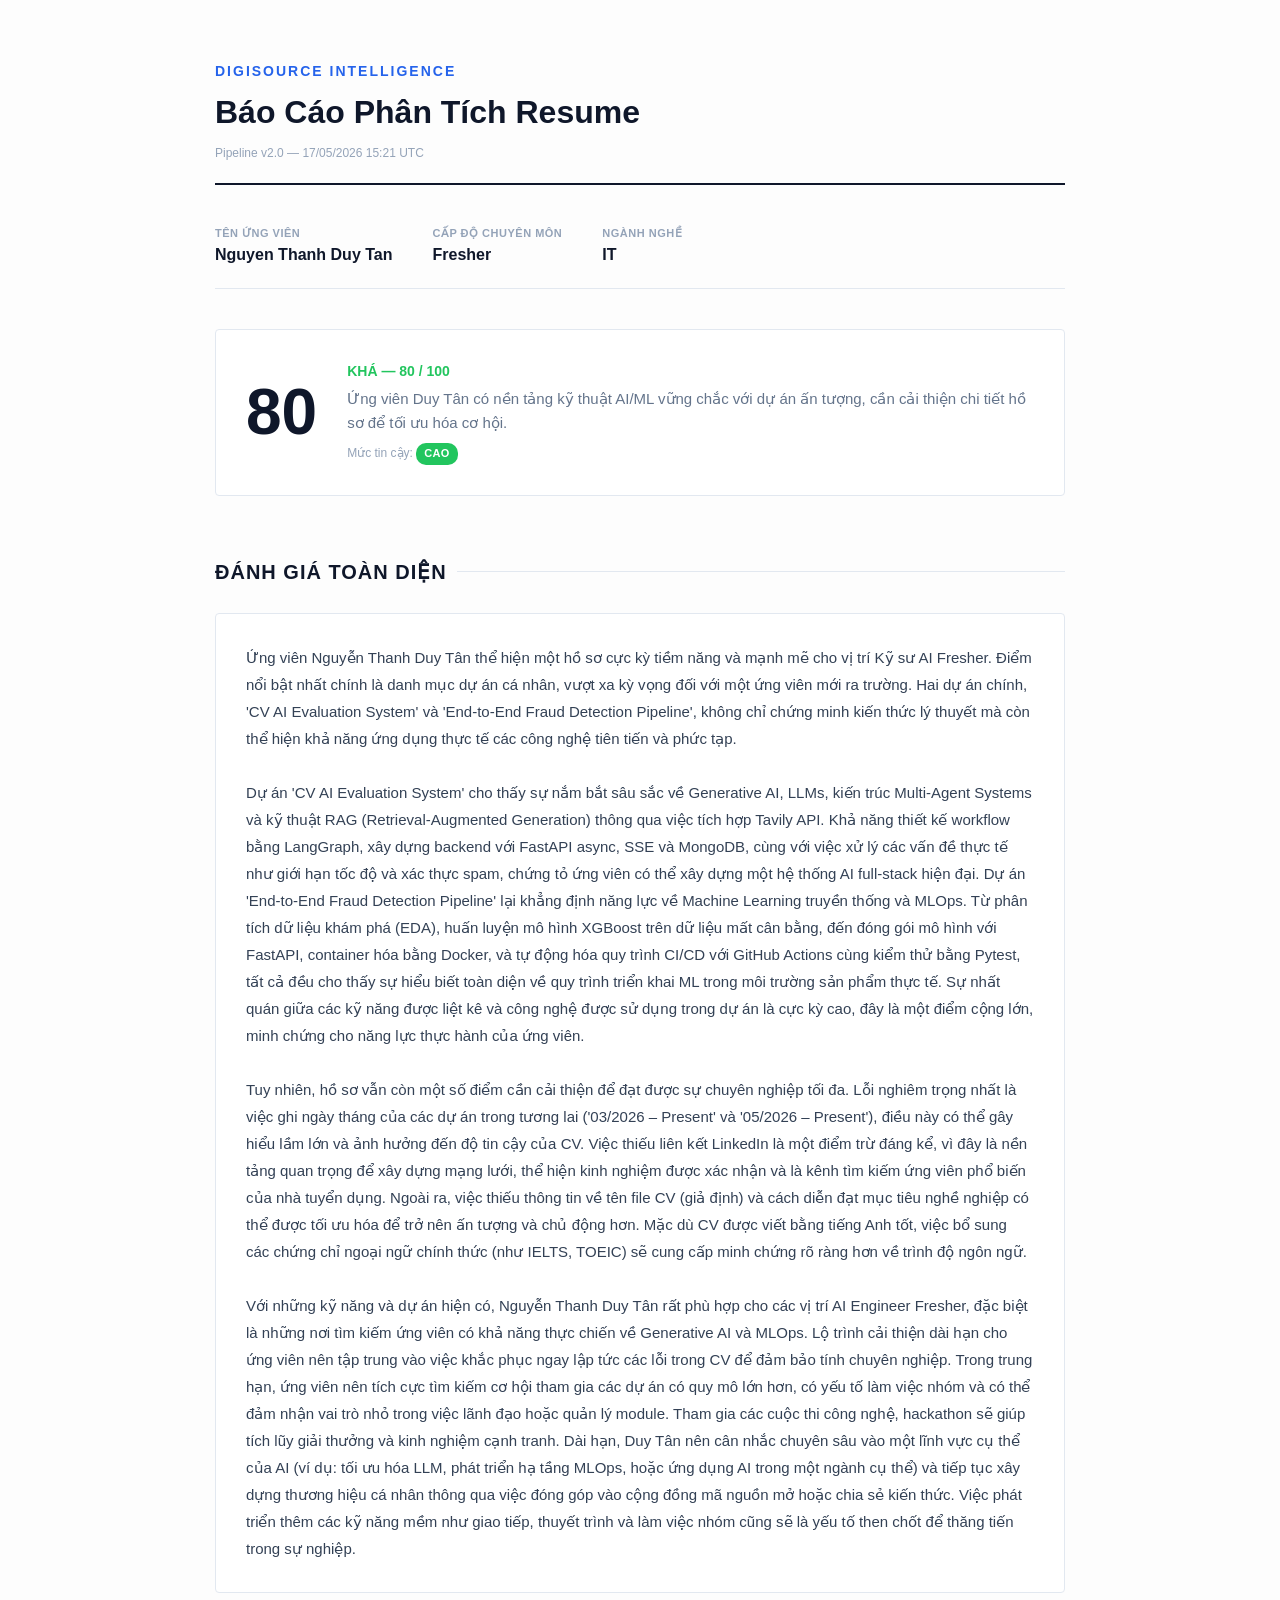
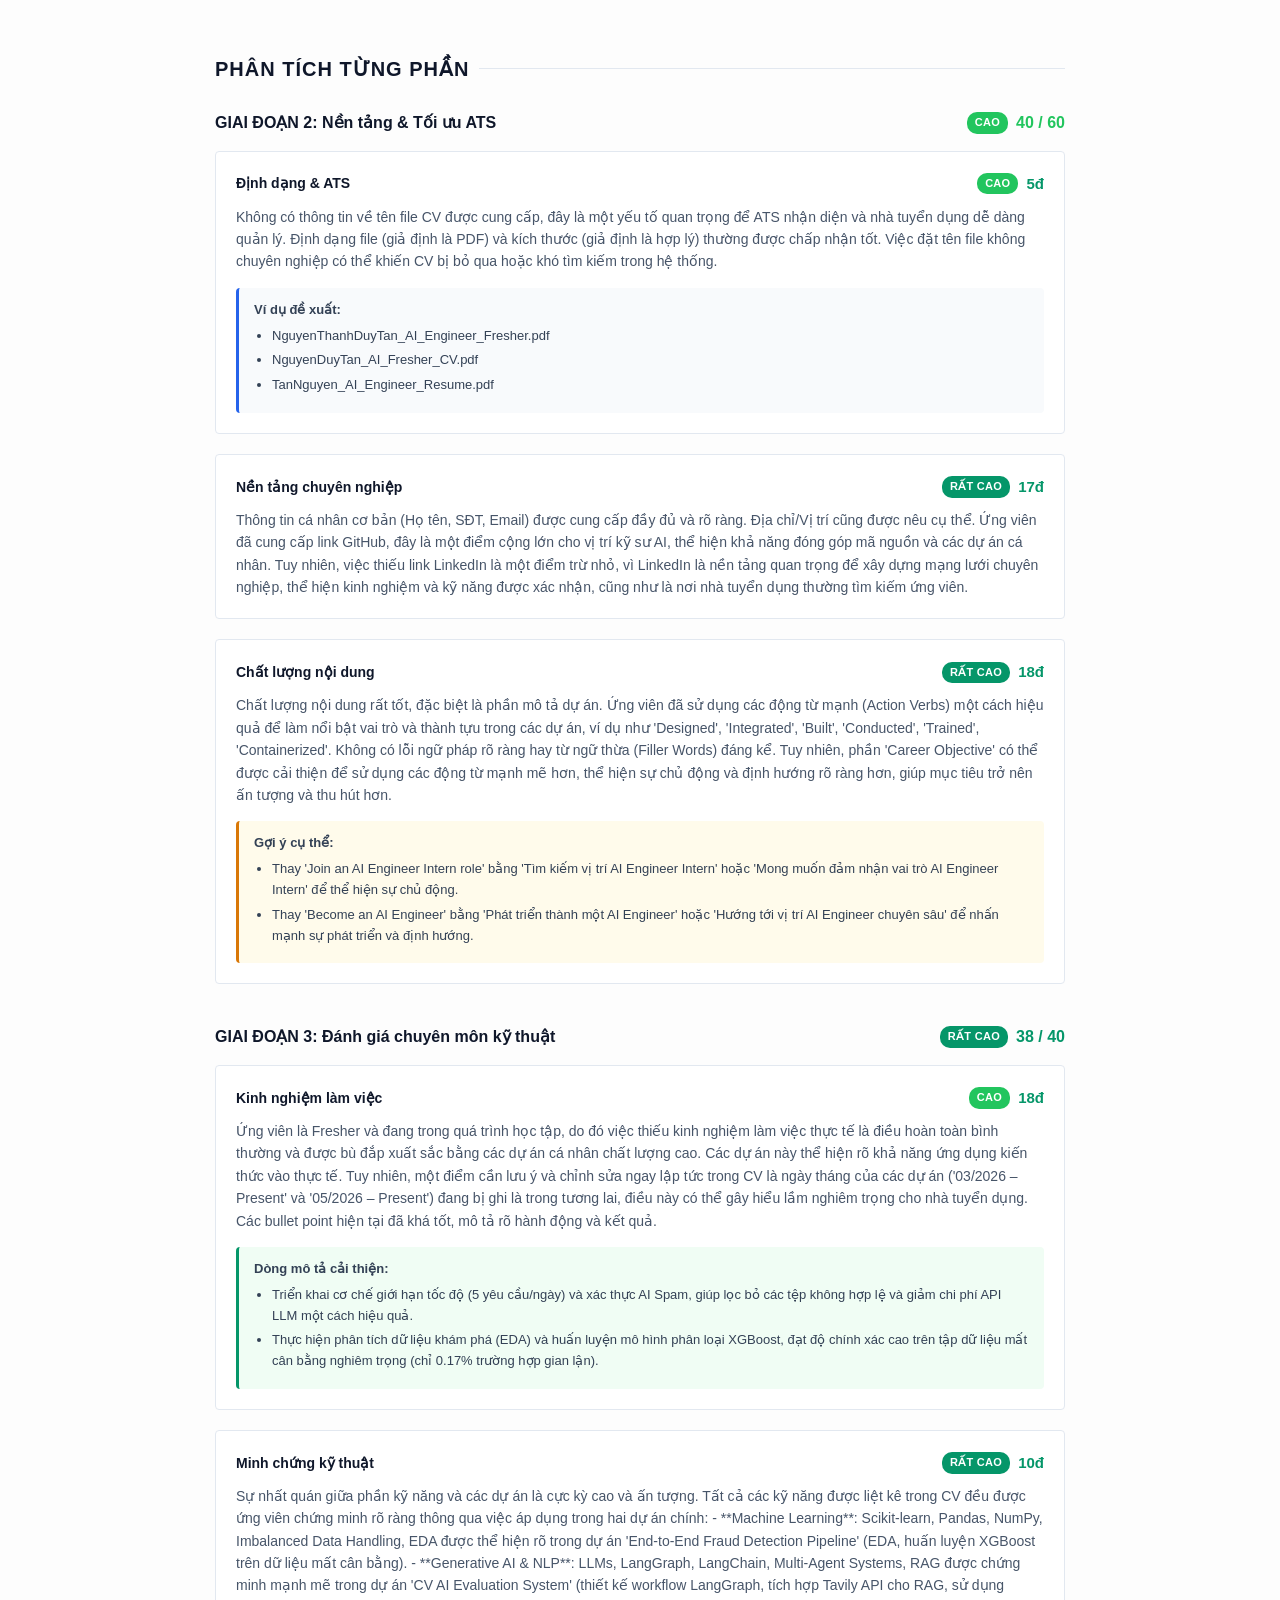
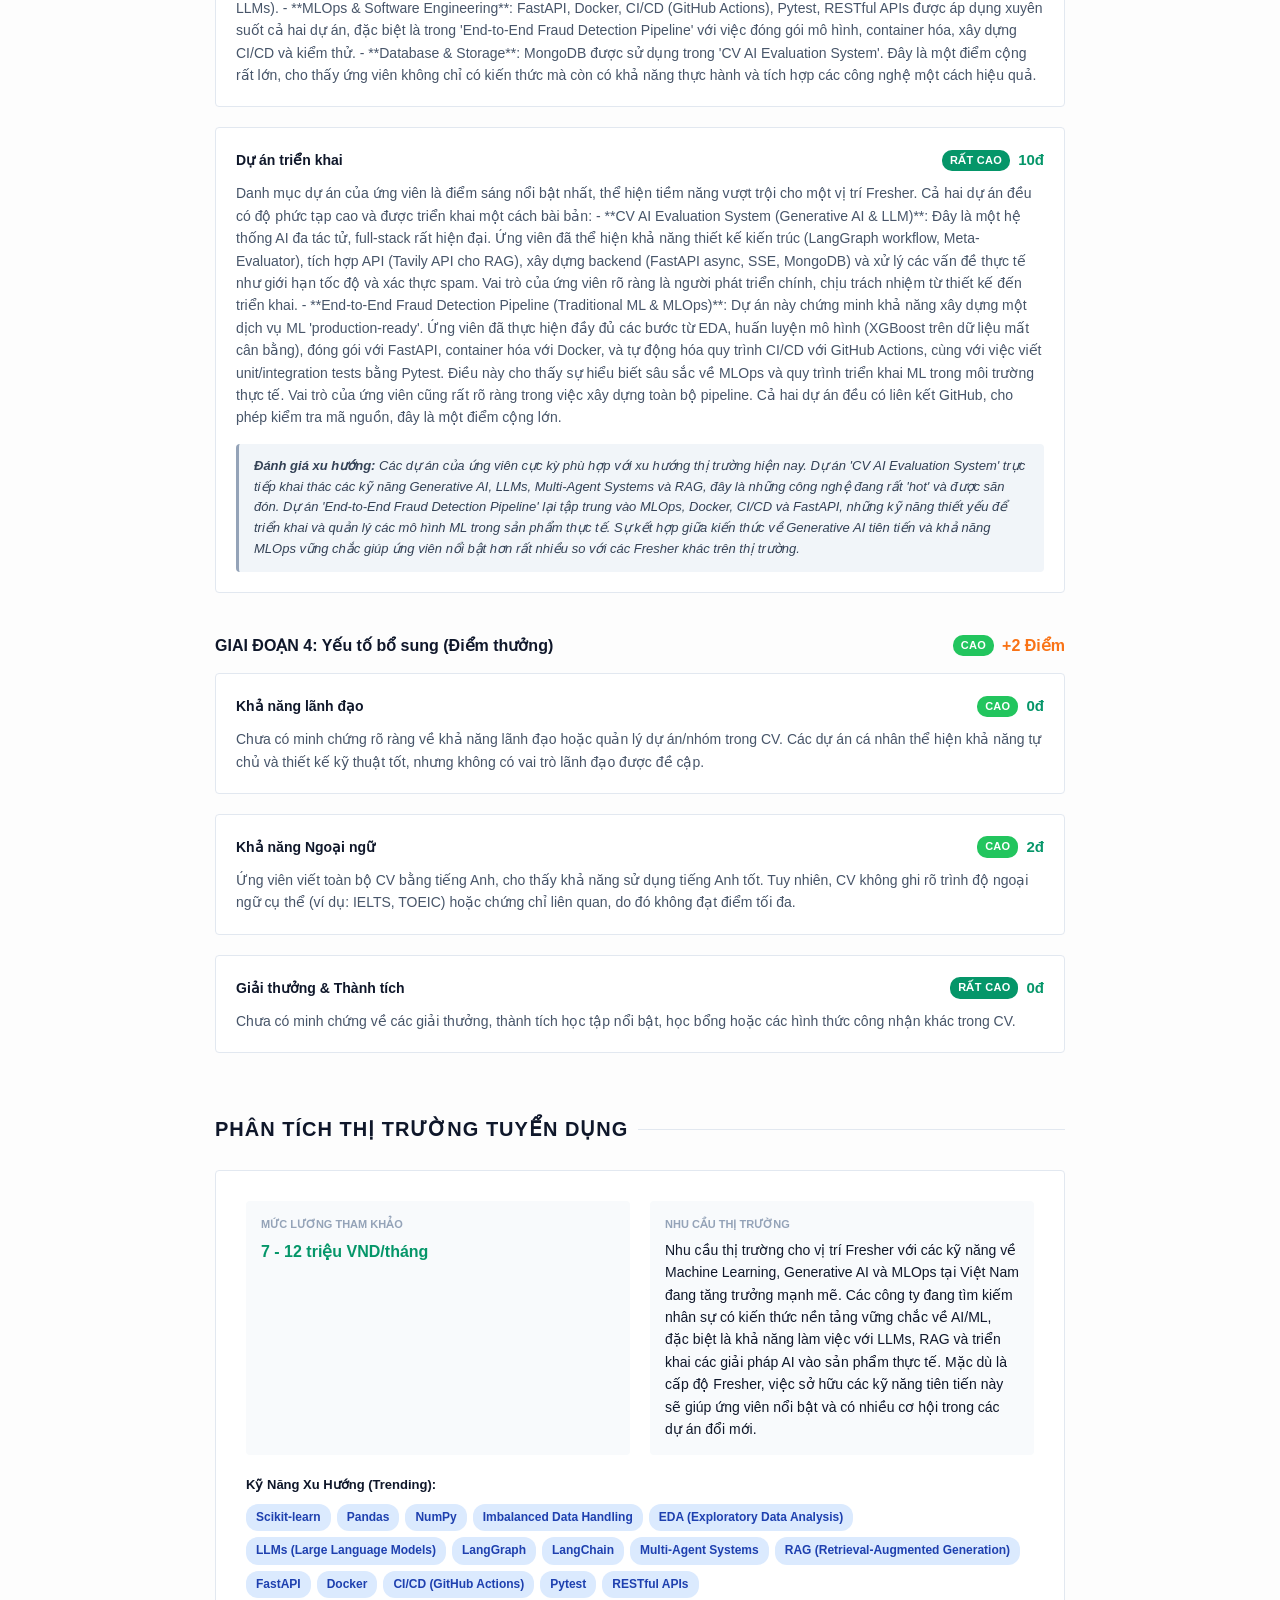
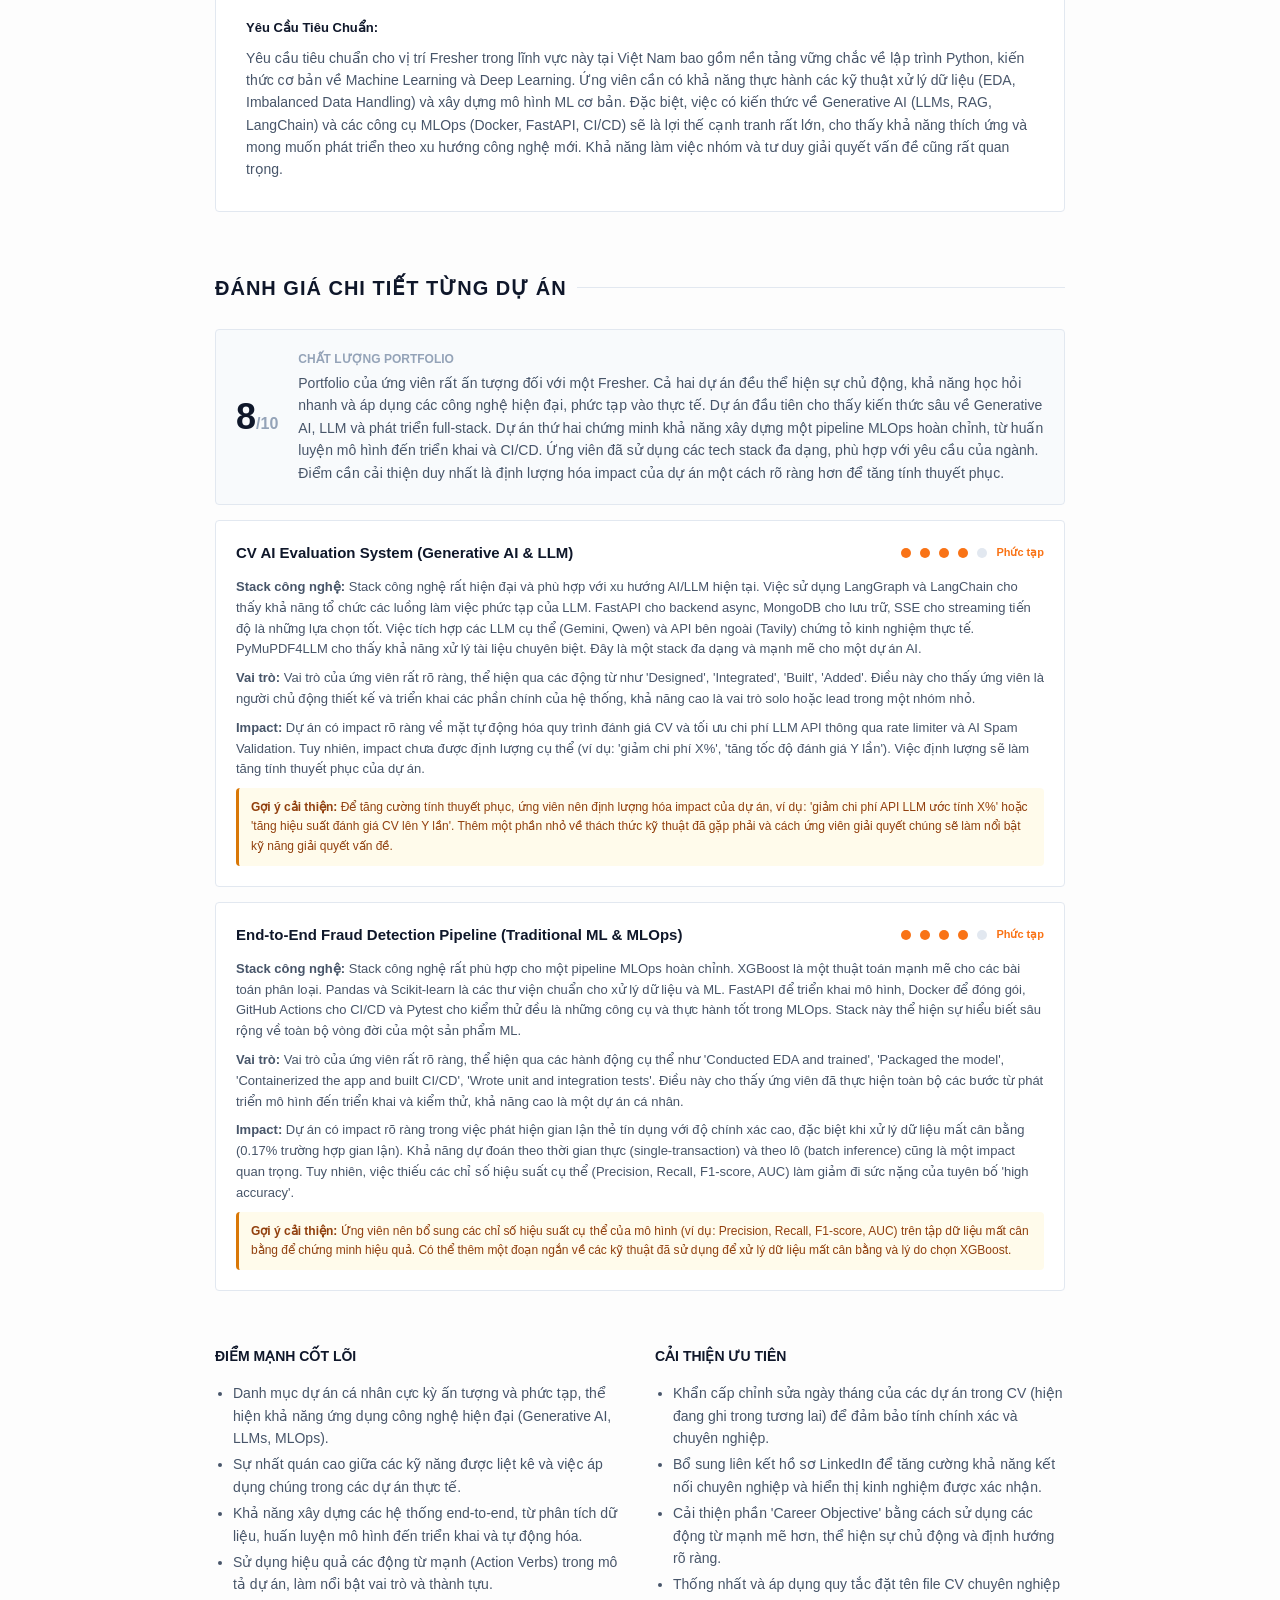
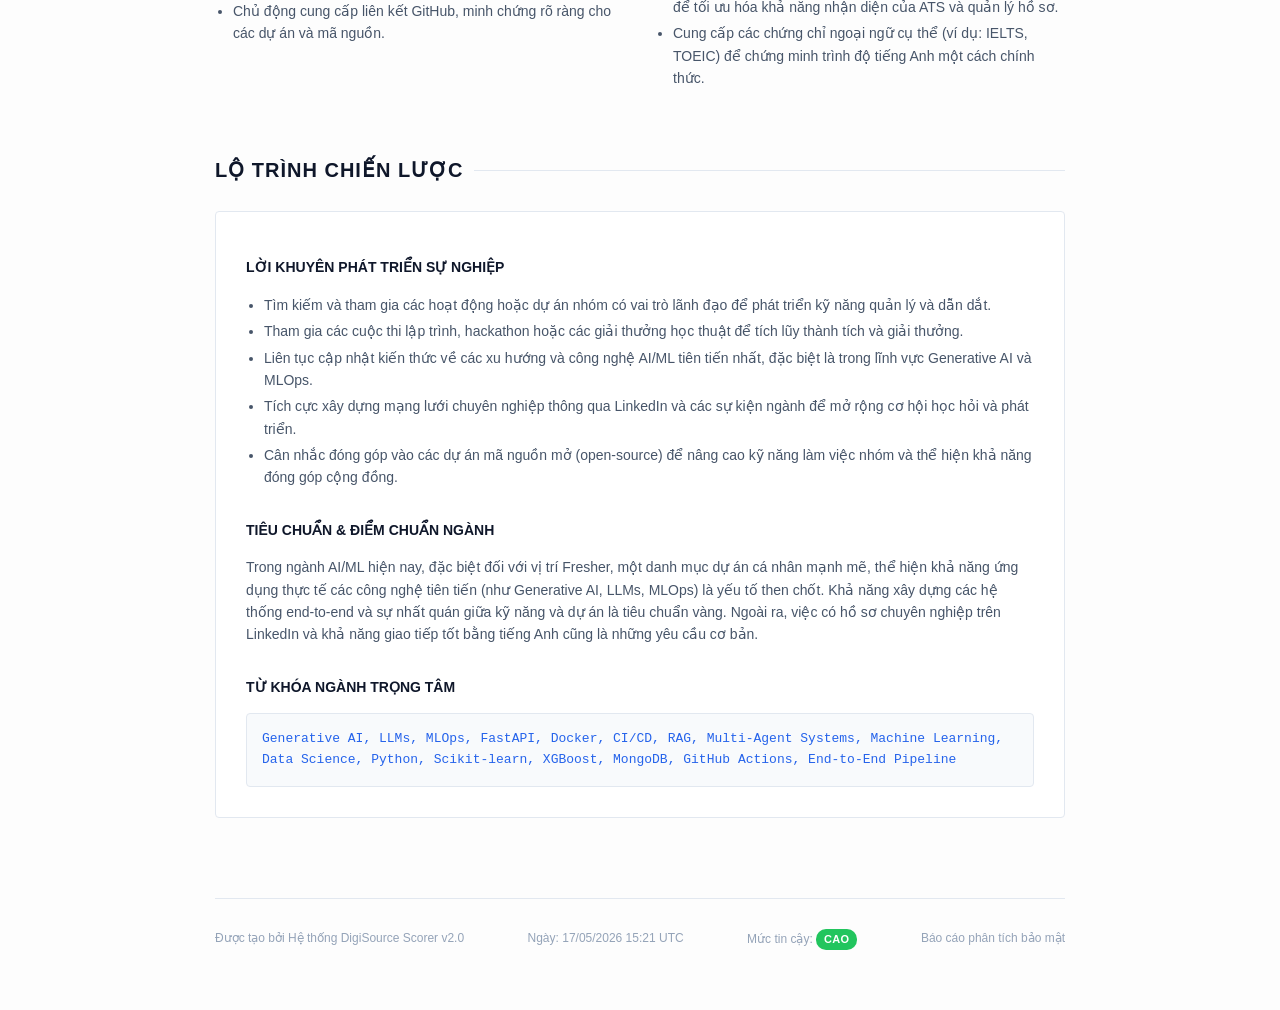
<file: backend/data/output/report_output.html>
<!DOCTYPE html>
    <html lang="vi">
    <head>
        <meta charset="UTF-8">
        <meta name="viewport" content="width=device-width, initial-scale=1.0">
        <title>Báo Cáo Phân Tích Resume - Nguyen Thanh Duy Tan</title>
        <style>
            :root {
                --primary: #0f172a;
                --accent: #2563eb;
                --success: #059669;
                --warning: #d97706;
                --danger: #ef4444;
                --bg: #fdfdfd;
                --text: #334155;
                --border: #e2e8f0;
            }
            body { font-family: 'Inter', -apple-system, sans-serif; line-height: 1.6; color: var(--text); background-color: var(--bg); margin: 0; padding: 60px 20px; }
            .container { max-width: 850px; margin: 0 auto; }

            header { border-bottom: 2px solid var(--primary); padding-bottom: 20px; margin-bottom: 40px; }
            .brand { font-weight: 800; font-size: 14px; text-transform: uppercase; letter-spacing: 2px; color: var(--accent); }
            .report-title { font-size: 32px; font-weight: 900; color: var(--primary); margin: 5px 0; }
            .report-meta { font-size: 12px; color: #94a3b8; margin-top: 5px; }

            .candidate-info { display: flex; gap: 40px; margin-bottom: 40px; border-bottom: 1px solid var(--border); padding-bottom: 20px; }
            .info-item .label { font-size: 11px; text-transform: uppercase; color: #94a3b8; font-weight: 700; letter-spacing: 0.5px; }
            .info-item .value { font-size: 16px; font-weight: 600; color: var(--primary); }

            .score-card { display: flex; align-items: center; gap: 30px; background: #fff; border: 1px solid var(--border); padding: 30px; border-radius: 4px; margin-bottom: 40px; }
            .final-score { font-size: 64px; font-weight: 900; color: var(--primary); }
            .score-info { flex: 1; }
            .score-status { font-weight: 700; color: var(--accent); text-transform: uppercase; font-size: 14px; display: flex; align-items: center; gap: 10px; }
            .summary-text { font-size: 15px; color: #64748b; margin-top: 5px; }

            .confidence-badge { display: inline-block; padding: 2px 8px; border-radius: 10px; font-size: 11px; font-weight: 700; color: #fff; text-transform: uppercase; letter-spacing: 0.3px; }

            h2 { font-size: 20px; font-weight: 800; color: var(--primary); text-transform: uppercase; letter-spacing: 1px; margin-top: 60px; margin-bottom: 25px; display: flex; align-items: center; gap: 10px; }
            h2::after { content: ""; height: 1px; background: var(--border); flex: 1; }

            .phase-card { margin-bottom: 40px; }
            .phase-header { display: flex; justify-content: space-between; align-items: center; margin-bottom: 15px; }
            .phase-title { font-size: 16px; font-weight: 700; color: var(--primary); }
            .phase-score { font-weight: 800; display: flex; align-items: center; gap: 8px; }

            .details-container { display: grid; gap: 20px; }
            .detail-item { background: #fff; border: 1px solid var(--border); padding: 20px; border-radius: 4px; }
            .detail-header { display: flex; justify-content: space-between; align-items: center; font-weight: 700; margin-bottom: 10px; font-size: 14px; }
            .detail-title { color: var(--primary); }
            .detail-score { color: var(--success); font-size: 15px; }
            .detail-body p { margin: 0; font-size: 14px; color: #475569; }

            .example-box, .suggestion-box, .improved-box, .era-box { margin-top: 15px; padding: 12px 15px; border-radius: 4px; font-size: 13px; }
            .example-box { background: #f8fafc; border-left: 3px solid var(--accent); }
            .suggestion-box { background: #fffbeb; border-left: 3px solid var(--warning); }
            .improved-box { background: #f0fdf4; border-left: 3px solid var(--success); }
            .era-box { background: #f1f5f9; border-left: 3px solid #94a3b8; font-style: italic; }

            .validation-warning { background: #fef2f2; border: 1px solid #fecaca; border-left: 4px solid var(--danger); padding: 15px 20px; border-radius: 4px; margin-bottom: 30px; font-size: 13px; }
            .adjustments-note { background: #fffbeb; border: 1px solid #fed7aa; border-left: 4px solid var(--warning); padding: 15px 20px; border-radius: 4px; margin-bottom: 30px; font-size: 13px; }

            ul { padding-left: 18px; margin: 5px 0; }
            li { margin-bottom: 4px; }

            .grid-2 { display: grid; grid-template-columns: 1fr 1fr; gap: 30px; margin-top: 40px; }
            .highlight-item h3 { font-size: 14px; font-weight: 700; text-transform: uppercase; margin-bottom: 15px; color: var(--primary); }
            .highlight-item ul { font-size: 14px; color: #475569; }

            /* JD Matching Styles */
            .jd-card { background: #fff; border: 1px solid var(--border); padding: 30px; border-radius: 4px; margin-bottom: 40px; }
            .jd-header { display: flex; align-items: center; gap: 25px; margin-bottom: 25px; }
            .jd-score { font-size: 48px; font-weight: 900; color: var(--primary); }
            .jd-score-unit { font-size: 20px; color: #94a3b8; }
            .jd-info { flex: 1; }
            .skill-section { display: grid; grid-template-columns: repeat(3, 1fr); gap: 20px; }
            .skill-group h4 { font-size: 13px; margin-bottom: 10px; }
            .skill-tags { display: flex; flex-wrap: wrap; gap: 6px; }
            .skill-tag { padding: 4px 10px; border-radius: 12px; font-size: 12px; font-weight: 600; }
            .skill-matched { background: #dcfce7; color: #166534; }
            .skill-missing { background: #fee2e2; color: #991b1b; }
            .skill-bonus { background: #dbeafe; color: #1e40af; }

            .footer-info { margin-top: 80px; padding-top: 30px; border-top: 1px solid var(--border); display: flex; justify-content: space-between; color: #94a3b8; font-size: 12px; flex-wrap: wrap; gap: 10px; }

            @media (max-width: 600px) {
                .candidate-info, .grid-2 { flex-direction: column; grid-template-columns: 1fr; gap: 20px; }
                .skill-section { grid-template-columns: 1fr; }
                .jd-header { flex-direction: column; text-align: center; }
            }
        </style>
    </head>
    <body>
        <div class="container">
            <header>
                <div class="brand">DigiSource Intelligence</div>
                <div class="report-title">Báo Cáo Phân Tích Resume</div>
                <div class="report-meta">Pipeline v2.0 — 17/05/2026 15:21 UTC</div>
            </header>

            <div class="candidate-info">
                <div class="info-item">
                    <div class="label">Tên Ứng Viên</div>
                    <div class="value">Nguyen Thanh Duy Tan</div>
                </div>
                <div class="info-item">
                    <div class="label">Cấp Độ Chuyên Môn</div>
                    <div class="value">Fresher</div>
                </div>
                <div class="info-item">
                    <div class="label">Ngành Nghề</div>
                    <div class="value">IT</div>
                </div>
            </div>

            <div class="score-card">
                <div class="final-score">80</div>
                <div class="score-info">
                    <div class="score-status" style="color:#22c55e">
                        Khá — 80 / 100
                    </div>
                    <div class="summary-text">Ứng viên Duy Tân có nền tảng kỹ thuật AI/ML vững chắc với dự án ấn tượng, cần cải thiện chi tiết hồ sơ để tối ưu hóa cơ hội.</div>
                    <div style="margin-top:8px;font-size:12px;color:#94a3b8;">
                        Mức tin cậy: <span class="confidence-badge" style="background:#22c55e">Cao</span>
                    </div>
                </div>
            </div>

            
            
            
        <h2>Đánh Giá Toàn Diện</h2>
        <div style="background: #fff; border: 1px solid var(--border); padding: 30px; border-radius: 4px; margin-bottom: 40px; font-size: 15px; line-height: 1.8; color: #334155; white-space: pre-wrap;">Ứng viên Nguyễn Thanh Duy Tân thể hiện một hồ sơ cực kỳ tiềm năng và mạnh mẽ cho vị trí Kỹ sư AI Fresher. Điểm nổi bật nhất chính là danh mục dự án cá nhân, vượt xa kỳ vọng đối với một ứng viên mới ra trường. Hai dự án chính, 'CV AI Evaluation System' và 'End-to-End Fraud Detection Pipeline', không chỉ chứng minh kiến thức lý thuyết mà còn thể hiện khả năng ứng dụng thực tế các công nghệ tiên tiến và phức tạp. 

Dự án 'CV AI Evaluation System' cho thấy sự nắm bắt sâu sắc về Generative AI, LLMs, kiến trúc Multi-Agent Systems và kỹ thuật RAG (Retrieval-Augmented Generation) thông qua việc tích hợp Tavily API. Khả năng thiết kế workflow bằng LangGraph, xây dựng backend với FastAPI async, SSE và MongoDB, cùng với việc xử lý các vấn đề thực tế như giới hạn tốc độ và xác thực spam, chứng tỏ ứng viên có thể xây dựng một hệ thống AI full-stack hiện đại. Dự án 'End-to-End Fraud Detection Pipeline' lại khẳng định năng lực về Machine Learning truyền thống và MLOps. Từ phân tích dữ liệu khám phá (EDA), huấn luyện mô hình XGBoost trên dữ liệu mất cân bằng, đến đóng gói mô hình với FastAPI, container hóa bằng Docker, và tự động hóa quy trình CI/CD với GitHub Actions cùng kiểm thử bằng Pytest, tất cả đều cho thấy sự hiểu biết toàn diện về quy trình triển khai ML trong môi trường sản phẩm thực tế. Sự nhất quán giữa các kỹ năng được liệt kê và công nghệ được sử dụng trong dự án là cực kỳ cao, đây là một điểm cộng lớn, minh chứng cho năng lực thực hành của ứng viên.

Tuy nhiên, hồ sơ vẫn còn một số điểm cần cải thiện để đạt được sự chuyên nghiệp tối đa. Lỗi nghiêm trọng nhất là việc ghi ngày tháng của các dự án trong tương lai ('03/2026 – Present' và '05/2026 – Present'), điều này có thể gây hiểu lầm lớn và ảnh hưởng đến độ tin cậy của CV. Việc thiếu liên kết LinkedIn là một điểm trừ đáng kể, vì đây là nền tảng quan trọng để xây dựng mạng lưới, thể hiện kinh nghiệm được xác nhận và là kênh tìm kiếm ứng viên phổ biến của nhà tuyển dụng. Ngoài ra, việc thiếu thông tin về tên file CV (giả định) và cách diễn đạt mục tiêu nghề nghiệp có thể được tối ưu hóa để trở nên ấn tượng và chủ động hơn. Mặc dù CV được viết bằng tiếng Anh tốt, việc bổ sung các chứng chỉ ngoại ngữ chính thức (như IELTS, TOEIC) sẽ cung cấp minh chứng rõ ràng hơn về trình độ ngôn ngữ.

Với những kỹ năng và dự án hiện có, Nguyễn Thanh Duy Tân rất phù hợp cho các vị trí AI Engineer Fresher, đặc biệt là những nơi tìm kiếm ứng viên có khả năng thực chiến về Generative AI và MLOps. Lộ trình cải thiện dài hạn cho ứng viên nên tập trung vào việc khắc phục ngay lập tức các lỗi trong CV để đảm bảo tính chuyên nghiệp. Trong trung hạn, ứng viên nên tích cực tìm kiếm cơ hội tham gia các dự án có quy mô lớn hơn, có yếu tố làm việc nhóm và có thể đảm nhận vai trò nhỏ trong việc lãnh đạo hoặc quản lý module. Tham gia các cuộc thi công nghệ, hackathon sẽ giúp tích lũy giải thưởng và kinh nghiệm cạnh tranh. Dài hạn, Duy Tân nên cân nhắc chuyên sâu vào một lĩnh vực cụ thể của AI (ví dụ: tối ưu hóa LLM, phát triển hạ tầng MLOps, hoặc ứng dụng AI trong một ngành cụ thể) và tiếp tục xây dựng thương hiệu cá nhân thông qua việc đóng góp vào cộng đồng mã nguồn mở hoặc chia sẻ kiến thức. Việc phát triển thêm các kỹ năng mềm như giao tiếp, thuyết trình và làm việc nhóm cũng sẽ là yếu tố then chốt để thăng tiến trong sự nghiệp.</div>
        

            <h2>Phân Tích Từng Phần</h2>

            <div class="phase-card">
                <div class="phase-header">
                    <span class="phase-title">GIAI ĐOẠN 2: Nền tảng & Tối ưu ATS</span>
                    <div class="phase-score">
                        <span class="confidence-badge" style="background:#22c55e">Cao</span>
                        <span style="color:#22c55e">40 / 60</span>
                    </div>
                </div>
                <div class="details-container">
            <div class="detail-item">
                <div class="detail-header">
                    <span class="detail-title">Định dạng & ATS</span>
                    <div style="display:flex;align-items:center;gap:8px;">
                        <span class="confidence-badge" style="background:#22c55e">Cao</span>
                        <span class="detail-score">5đ</span>
                    </div>
                </div>
                <div class="detail-body">
                    <p>Không có thông tin về tên file CV được cung cấp, đây là một yếu tố quan trọng để ATS nhận diện và nhà tuyển dụng dễ dàng quản lý. Định dạng file (giả định là PDF) và kích thước (giả định là hợp lý) thường được chấp nhận tốt. Việc đặt tên file không chuyên nghiệp có thể khiến CV bị bỏ qua hoặc khó tìm kiếm trong hệ thống.</p>
            <div class="example-box"><strong>Ví dụ đề xuất:</strong><ul><li>NguyenThanhDuyTan_AI_Engineer_Fresher.pdf</li><li>NguyenDuyTan_AI_Fresher_CV.pdf</li><li>TanNguyen_AI_Engineer_Resume.pdf</li></ul></div></div></div>
            <div class="detail-item">
                <div class="detail-header">
                    <span class="detail-title">Nền tảng chuyên nghiệp</span>
                    <div style="display:flex;align-items:center;gap:8px;">
                        <span class="confidence-badge" style="background:#059669">Rất cao</span>
                        <span class="detail-score">17đ</span>
                    </div>
                </div>
                <div class="detail-body">
                    <p>Thông tin cá nhân cơ bản (Họ tên, SĐT, Email) được cung cấp đầy đủ và rõ ràng. Địa chỉ/Vị trí cũng được nêu cụ thể. Ứng viên đã cung cấp link GitHub, đây là một điểm cộng lớn cho vị trí kỹ sư AI, thể hiện khả năng đóng góp mã nguồn và các dự án cá nhân. Tuy nhiên, việc thiếu link LinkedIn là một điểm trừ nhỏ, vì LinkedIn là nền tảng quan trọng để xây dựng mạng lưới chuyên nghiệp, thể hiện kinh nghiệm và kỹ năng được xác nhận, cũng như là nơi nhà tuyển dụng thường tìm kiếm ứng viên.</p>
            </div></div>
            <div class="detail-item">
                <div class="detail-header">
                    <span class="detail-title">Chất lượng nội dung</span>
                    <div style="display:flex;align-items:center;gap:8px;">
                        <span class="confidence-badge" style="background:#059669">Rất cao</span>
                        <span class="detail-score">18đ</span>
                    </div>
                </div>
                <div class="detail-body">
                    <p>Chất lượng nội dung rất tốt, đặc biệt là phần mô tả dự án. Ứng viên đã sử dụng các động từ mạnh (Action Verbs) một cách hiệu quả để làm nổi bật vai trò và thành tựu trong các dự án, ví dụ như 'Designed', 'Integrated', 'Built', 'Conducted', 'Trained', 'Containerized'. Không có lỗi ngữ pháp rõ ràng hay từ ngữ thừa (Filler Words) đáng kể. Tuy nhiên, phần 'Career Objective' có thể được cải thiện để sử dụng các động từ mạnh mẽ hơn, thể hiện sự chủ động và định hướng rõ ràng hơn, giúp mục tiêu trở nên ấn tượng và thu hút hơn.</p>
            <div class="suggestion-box"><strong>Gợi ý cụ thể:</strong><ul><li>Thay 'Join an AI Engineer Intern role' bằng 'Tìm kiếm vị trí AI Engineer Intern' hoặc 'Mong muốn đảm nhận vai trò AI Engineer Intern' để thể hiện sự chủ động.</li><li>Thay 'Become an AI Engineer' bằng 'Phát triển thành một AI Engineer' hoặc 'Hướng tới vị trí AI Engineer chuyên sâu' để nhấn mạnh sự phát triển và định hướng.</li></ul></div></div></div></div>
            </div>

            <div class="phase-card">
                <div class="phase-header">
                    <span class="phase-title">GIAI ĐOẠN 3: Đánh giá chuyên môn kỹ thuật</span>
                    <div class="phase-score">
                        <span class="confidence-badge" style="background:#059669">Rất cao</span>
                        <span style="color:#059669">38 / 40</span>
                    </div>
                </div>
                <div class="details-container">
            <div class="detail-item">
                <div class="detail-header">
                    <span class="detail-title">Kinh nghiệm làm việc</span>
                    <div style="display:flex;align-items:center;gap:8px;">
                        <span class="confidence-badge" style="background:#22c55e">Cao</span>
                        <span class="detail-score">18đ</span>
                    </div>
                </div>
                <div class="detail-body">
                    <p>Ứng viên là Fresher và đang trong quá trình học tập, do đó việc thiếu kinh nghiệm làm việc thực tế là điều hoàn toàn bình thường và được bù đắp xuất sắc bằng các dự án cá nhân chất lượng cao. Các dự án này thể hiện rõ khả năng ứng dụng kiến thức vào thực tế. Tuy nhiên, một điểm cần lưu ý và chỉnh sửa ngay lập tức trong CV là ngày tháng của các dự án ('03/2026 – Present' và '05/2026 – Present') đang bị ghi là trong tương lai, điều này có thể gây hiểu lầm nghiêm trọng cho nhà tuyển dụng. Các bullet point hiện tại đã khá tốt, mô tả rõ hành động và kết quả.</p>
            <div class="improved-box"><strong>Dòng mô tả cải thiện:</strong><ul><li>Triển khai cơ chế giới hạn tốc độ (5 yêu cầu/ngày) và xác thực AI Spam, giúp lọc bỏ các tệp không hợp lệ và giảm chi phí API LLM một cách hiệu quả.</li><li>Thực hiện phân tích dữ liệu khám phá (EDA) và huấn luyện mô hình phân loại XGBoost, đạt độ chính xác cao trên tập dữ liệu mất cân bằng nghiêm trọng (chỉ 0.17% trường hợp gian lận).</li></ul></div></div></div>
            <div class="detail-item">
                <div class="detail-header">
                    <span class="detail-title">Minh chứng kỹ thuật</span>
                    <div style="display:flex;align-items:center;gap:8px;">
                        <span class="confidence-badge" style="background:#059669">Rất cao</span>
                        <span class="detail-score">10đ</span>
                    </div>
                </div>
                <div class="detail-body">
                    <p>Sự nhất quán giữa phần kỹ năng và các dự án là cực kỳ cao và ấn tượng. Tất cả các kỹ năng được liệt kê trong CV đều được ứng viên chứng minh rõ ràng thông qua việc áp dụng trong hai dự án chính:
- **Machine Learning**: Scikit-learn, Pandas, NumPy, Imbalanced Data Handling, EDA được thể hiện rõ trong dự án 'End-to-End Fraud Detection Pipeline' (EDA, huấn luyện XGBoost trên dữ liệu mất cân bằng).
- **Generative AI & NLP**: LLMs, LangGraph, LangChain, Multi-Agent Systems, RAG được chứng minh mạnh mẽ trong dự án 'CV AI Evaluation System' (thiết kế workflow LangGraph, tích hợp Tavily API cho RAG, sử dụng LLMs).
- **MLOps & Software Engineering**: FastAPI, Docker, CI/CD (GitHub Actions), Pytest, RESTful APIs được áp dụng xuyên suốt cả hai dự án, đặc biệt là trong 'End-to-End Fraud Detection Pipeline' với việc đóng gói mô hình, container hóa, xây dựng CI/CD và kiểm thử.
- **Database & Storage**: MongoDB được sử dụng trong 'CV AI Evaluation System'.
Đây là một điểm cộng rất lớn, cho thấy ứng viên không chỉ có kiến thức mà còn có khả năng thực hành và tích hợp các công nghệ một cách hiệu quả.</p>
            </div></div>
            <div class="detail-item">
                <div class="detail-header">
                    <span class="detail-title">Dự án triển khai</span>
                    <div style="display:flex;align-items:center;gap:8px;">
                        <span class="confidence-badge" style="background:#059669">Rất cao</span>
                        <span class="detail-score">10đ</span>
                    </div>
                </div>
                <div class="detail-body">
                    <p>Danh mục dự án của ứng viên là điểm sáng nổi bật nhất, thể hiện tiềm năng vượt trội cho một vị trí Fresher. Cả hai dự án đều có độ phức tạp cao và được triển khai một cách bài bản:
- **CV AI Evaluation System (Generative AI & LLM)**: Đây là một hệ thống AI đa tác tử, full-stack rất hiện đại. Ứng viên đã thể hiện khả năng thiết kế kiến trúc (LangGraph workflow, Meta-Evaluator), tích hợp API (Tavily API cho RAG), xây dựng backend (FastAPI async, SSE, MongoDB) và xử lý các vấn đề thực tế như giới hạn tốc độ và xác thực spam. Vai trò của ứng viên rõ ràng là người phát triển chính, chịu trách nhiệm từ thiết kế đến triển khai.
- **End-to-End Fraud Detection Pipeline (Traditional ML & MLOps)**: Dự án này chứng minh khả năng xây dựng một dịch vụ ML 'production-ready'. Ứng viên đã thực hiện đầy đủ các bước từ EDA, huấn luyện mô hình (XGBoost trên dữ liệu mất cân bằng), đóng gói với FastAPI, container hóa với Docker, và tự động hóa quy trình CI/CD với GitHub Actions, cùng với việc viết unit/integration tests bằng Pytest. Điều này cho thấy sự hiểu biết sâu sắc về MLOps và quy trình triển khai ML trong môi trường thực tế. Vai trò của ứng viên cũng rất rõ ràng trong việc xây dựng toàn bộ pipeline.
Cả hai dự án đều có liên kết GitHub, cho phép kiểm tra mã nguồn, đây là một điểm cộng lớn.</p>
            <div class="era-box"><strong>Đánh giá xu hướng:</strong> Các dự án của ứng viên cực kỳ phù hợp với xu hướng thị trường hiện nay. Dự án 'CV AI Evaluation System' trực tiếp khai thác các kỹ năng Generative AI, LLMs, Multi-Agent Systems và RAG, đây là những công nghệ đang rất 'hot' và được săn đón. Dự án 'End-to-End Fraud Detection Pipeline' lại tập trung vào MLOps, Docker, CI/CD và FastAPI, những kỹ năng thiết yếu để triển khai và quản lý các mô hình ML trong sản phẩm thực tế. Sự kết hợp giữa kiến thức về Generative AI tiên tiến và khả năng MLOps vững chắc giúp ứng viên nổi bật hơn rất nhiều so với các Fresher khác trên thị trường.</div></div></div></div>
            </div>

            <div class="phase-card">
                <div class="phase-header">
                    <span class="phase-title">GIAI ĐOẠN 4: Yếu tố bổ sung (Điểm thưởng)</span>
                    <div class="phase-score">
                        <span class="confidence-badge" style="background:#22c55e">Cao</span>
                        <span style="color:#f97316">+2 Điểm</span>
                    </div>
                </div>
                <div class="details-container">
            <div class="detail-item">
                <div class="detail-header">
                    <span class="detail-title">Khả năng lãnh đạo</span>
                    <div style="display:flex;align-items:center;gap:8px;">
                        <span class="confidence-badge" style="background:#22c55e">Cao</span>
                        <span class="detail-score">0đ</span>
                    </div>
                </div>
                <div class="detail-body">
                    <p>Chưa có minh chứng rõ ràng về khả năng lãnh đạo hoặc quản lý dự án/nhóm trong CV. Các dự án cá nhân thể hiện khả năng tự chủ và thiết kế kỹ thuật tốt, nhưng không có vai trò lãnh đạo được đề cập.</p>
            </div></div>
            <div class="detail-item">
                <div class="detail-header">
                    <span class="detail-title">Khả năng Ngoại ngữ</span>
                    <div style="display:flex;align-items:center;gap:8px;">
                        <span class="confidence-badge" style="background:#22c55e">Cao</span>
                        <span class="detail-score">2đ</span>
                    </div>
                </div>
                <div class="detail-body">
                    <p>Ứng viên viết toàn bộ CV bằng tiếng Anh, cho thấy khả năng sử dụng tiếng Anh tốt. Tuy nhiên, CV không ghi rõ trình độ ngoại ngữ cụ thể (ví dụ: IELTS, TOEIC) hoặc chứng chỉ liên quan, do đó không đạt điểm tối đa.</p>
            </div></div>
            <div class="detail-item">
                <div class="detail-header">
                    <span class="detail-title">Giải thưởng & Thành tích</span>
                    <div style="display:flex;align-items:center;gap:8px;">
                        <span class="confidence-badge" style="background:#059669">Rất cao</span>
                        <span class="detail-score">0đ</span>
                    </div>
                </div>
                <div class="detail-body">
                    <p>Chưa có minh chứng về các giải thưởng, thành tích học tập nổi bật, học bổng hoặc các hình thức công nhận khác trong CV.</p>
            </div></div></div>
            </div>

            
            
        <h2>Phân Tích Thị Trường Tuyển Dụng</h2>
        <div style="background: #fff; border: 1px solid var(--border); padding: 30px; border-radius: 4px; margin-bottom: 40px;">
            <div style="display: grid; grid-template-columns: 1fr 1fr; gap: 20px; margin-bottom: 20px;">
                <div style="background: #f8fafc; padding: 15px; border-radius: 4px;">
                    <div style="font-size: 11px; text-transform: uppercase; color: #94a3b8; font-weight: 700; margin-bottom: 5px;">Mức Lương Tham Khảo</div>
                    <div style="font-size: 16px; font-weight: 700; color: #059669;">7 - 12 triệu VND/tháng</div>
                </div>
                <div style="background: #f8fafc; padding: 15px; border-radius: 4px;">
                    <div style="font-size: 11px; text-transform: uppercase; color: #94a3b8; font-weight: 700; margin-bottom: 5px;">Nhu Cầu Thị Trường</div>
                    <div style="font-size: 14px; color: var(--primary);">Nhu cầu thị trường cho vị trí Fresher với các kỹ năng về Machine Learning, Generative AI và MLOps tại Việt Nam đang tăng trưởng mạnh mẽ. Các công ty đang tìm kiếm nhân sự có kiến thức nền tảng vững chắc về AI/ML, đặc biệt là khả năng làm việc với LLMs, RAG và triển khai các giải pháp AI vào sản phẩm thực tế. Mặc dù là cấp độ Fresher, việc sở hữu các kỹ năng tiên tiến này sẽ giúp ứng viên nổi bật và có nhiều cơ hội trong các dự án đổi mới.</div>
                </div>
            </div>
            <div style="margin-bottom: 20px;">
                <div style="font-size: 13px; font-weight: 700; color: var(--primary); margin-bottom: 8px;">Kỹ Năng Xu Hướng (Trending):</div>
                <div class="skill-tags"><span class="skill-tag skill-bonus">Scikit-learn</span><span class="skill-tag skill-bonus">Pandas</span><span class="skill-tag skill-bonus">NumPy</span><span class="skill-tag skill-bonus">Imbalanced Data Handling</span><span class="skill-tag skill-bonus">EDA (Exploratory Data Analysis)</span><span class="skill-tag skill-bonus">LLMs (Large Language Models)</span><span class="skill-tag skill-bonus">LangGraph</span><span class="skill-tag skill-bonus">LangChain</span><span class="skill-tag skill-bonus">Multi-Agent Systems</span><span class="skill-tag skill-bonus">RAG (Retrieval-Augmented Generation)</span><span class="skill-tag skill-bonus">FastAPI</span><span class="skill-tag skill-bonus">Docker</span><span class="skill-tag skill-bonus">CI/CD (GitHub Actions)</span><span class="skill-tag skill-bonus">Pytest</span><span class="skill-tag skill-bonus">RESTful APIs</span></div>
            </div>
            <div>
                <div style="font-size: 13px; font-weight: 700; color: var(--primary); margin-bottom: 8px;">Yêu Cầu Tiêu Chuẩn:</div>
                <div style="font-size: 14px; color: #475569; line-height: 1.6;">Yêu cầu tiêu chuẩn cho vị trí Fresher trong lĩnh vực này tại Việt Nam bao gồm nền tảng vững chắc về lập trình Python, kiến thức cơ bản về Machine Learning và Deep Learning. Ứng viên cần có khả năng thực hành các kỹ thuật xử lý dữ liệu (EDA, Imbalanced Data Handling) và xây dựng mô hình ML cơ bản. Đặc biệt, việc có kiến thức về Generative AI (LLMs, RAG, LangChain) và các công cụ MLOps (Docker, FastAPI, CI/CD) sẽ là lợi thế cạnh tranh rất lớn, cho thấy khả năng thích ứng và mong muốn phát triển theo xu hướng công nghệ mới. Khả năng làm việc nhóm và tư duy giải quyết vấn đề cũng rất quan trọng.</div>
            </div>
        </div>
        
            
        <h2>Đánh Giá Chi Tiết Từng Dự Án</h2>
        <div style="background:#f8fafc;border:1px solid var(--border);padding:20px;border-radius:4px;margin-bottom:15px;display:flex;align-items:center;gap:20px;">
            <div style="font-size:36px;font-weight:900;color:var(--primary);">8<span style="font-size:16px;color:#94a3b8;">/10</span></div>
            <div style="flex:1;">
                <div style="font-size:12px;text-transform:uppercase;color:#94a3b8;font-weight:700;">Chất Lượng Portfolio</div>
                <div style="font-size:14px;color:#475569;margin-top:3px;">Portfolio của ứng viên rất ấn tượng đối với một Fresher. Cả hai dự án đều thể hiện sự chủ động, khả năng học hỏi nhanh và áp dụng các công nghệ hiện đại, phức tạp vào thực tế. Dự án đầu tiên cho thấy kiến thức sâu về Generative AI, LLM và phát triển full-stack. Dự án thứ hai chứng minh khả năng xây dựng một pipeline MLOps hoàn chỉnh, từ huấn luyện mô hình đến triển khai và CI/CD. Ứng viên đã sử dụng các tech stack đa dạng, phù hợp với yêu cầu của ngành. Điểm cần cải thiện duy nhất là định lượng hóa impact của dự án một cách rõ ràng hơn để tăng tính thuyết phục.</div>
            </div>
        </div>
        
            <div style="background:#fff;border:1px solid var(--border);padding:20px;border-radius:4px;margin-bottom:15px;">
                <div style="display:flex;justify-content:space-between;align-items:center;margin-bottom:12px;">
                    <h4 style="margin:0;color:var(--primary);font-size:15px;">CV AI Evaluation System (Generative AI & LLM)</h4>
                    <div style="display:flex;align-items:center;gap:6px;">
                        <span style="display:inline-block;width:10px;height:10px;border-radius:50%;background:#f97316;margin-right:3px;"></span><span style="display:inline-block;width:10px;height:10px;border-radius:50%;background:#f97316;margin-right:3px;"></span><span style="display:inline-block;width:10px;height:10px;border-radius:50%;background:#f97316;margin-right:3px;"></span><span style="display:inline-block;width:10px;height:10px;border-radius:50%;background:#f97316;margin-right:3px;"></span><span style="display:inline-block;width:10px;height:10px;border-radius:50%;background:#e2e8f0;margin-right:3px;"></span>
                        <span style="font-size:11px;color:#f97316;font-weight:700;">Phức tạp</span>
                    </div>
                </div>
                <div style="font-size:13px;color:#475569;margin-bottom:8px;">
                    <strong>Stack công nghệ:</strong> Stack công nghệ rất hiện đại và phù hợp với xu hướng AI/LLM hiện tại. Việc sử dụng LangGraph và LangChain cho thấy khả năng tổ chức các luồng làm việc phức tạp của LLM. FastAPI cho backend async, MongoDB cho lưu trữ, SSE cho streaming tiến độ là những lựa chọn tốt. Việc tích hợp các LLM cụ thể (Gemini, Qwen) và API bên ngoài (Tavily) chứng tỏ kinh nghiệm thực tế. PyMuPDF4LLM cho thấy khả năng xử lý tài liệu chuyên biệt. Đây là một stack đa dạng và mạnh mẽ cho một dự án AI.
                </div>
                <div style="font-size:13px;color:#475569;margin-bottom:8px;">
                    <strong>Vai trò:</strong> Vai trò của ứng viên rất rõ ràng, thể hiện qua các động từ như 'Designed', 'Integrated', 'Built', 'Added'. Điều này cho thấy ứng viên là người chủ động thiết kế và triển khai các phần chính của hệ thống, khả năng cao là vai trò solo hoặc lead trong một nhóm nhỏ.
                </div>
                <div style="font-size:13px;color:#475569;margin-bottom:8px;">
                    <strong>Impact:</strong> Dự án có impact rõ ràng về mặt tự động hóa quy trình đánh giá CV và tối ưu chi phí LLM API thông qua rate limiter và AI Spam Validation. Tuy nhiên, impact chưa được định lượng cụ thể (ví dụ: 'giảm chi phí X%', 'tăng tốc độ đánh giá Y lần'). Việc định lượng sẽ làm tăng tính thuyết phục của dự án.
                </div>
                <div style="background:#fffbeb;border-left:3px solid var(--warning);padding:10px 12px;border-radius:4px;font-size:12px;color:#92400e;">
                    <strong>Gợi ý cải thiện:</strong> Để tăng cường tính thuyết phục, ứng viên nên định lượng hóa impact của dự án, ví dụ: 'giảm chi phí API LLM ước tính X%' hoặc 'tăng hiệu suất đánh giá CV lên Y lần'. Thêm một phần nhỏ về thách thức kỹ thuật đã gặp phải và cách ứng viên giải quyết chúng sẽ làm nổi bật kỹ năng giải quyết vấn đề.
                </div>
            </div>
            
            <div style="background:#fff;border:1px solid var(--border);padding:20px;border-radius:4px;margin-bottom:15px;">
                <div style="display:flex;justify-content:space-between;align-items:center;margin-bottom:12px;">
                    <h4 style="margin:0;color:var(--primary);font-size:15px;">End-to-End Fraud Detection Pipeline (Traditional ML & MLOps)</h4>
                    <div style="display:flex;align-items:center;gap:6px;">
                        <span style="display:inline-block;width:10px;height:10px;border-radius:50%;background:#f97316;margin-right:3px;"></span><span style="display:inline-block;width:10px;height:10px;border-radius:50%;background:#f97316;margin-right:3px;"></span><span style="display:inline-block;width:10px;height:10px;border-radius:50%;background:#f97316;margin-right:3px;"></span><span style="display:inline-block;width:10px;height:10px;border-radius:50%;background:#f97316;margin-right:3px;"></span><span style="display:inline-block;width:10px;height:10px;border-radius:50%;background:#e2e8f0;margin-right:3px;"></span>
                        <span style="font-size:11px;color:#f97316;font-weight:700;">Phức tạp</span>
                    </div>
                </div>
                <div style="font-size:13px;color:#475569;margin-bottom:8px;">
                    <strong>Stack công nghệ:</strong> Stack công nghệ rất phù hợp cho một pipeline MLOps hoàn chỉnh. XGBoost là một thuật toán mạnh mẽ cho các bài toán phân loại. Pandas và Scikit-learn là các thư viện chuẩn cho xử lý dữ liệu và ML. FastAPI để triển khai mô hình, Docker để đóng gói, GitHub Actions cho CI/CD và Pytest cho kiểm thử đều là những công cụ và thực hành tốt trong MLOps. Stack này thể hiện sự hiểu biết sâu rộng về toàn bộ vòng đời của một sản phẩm ML.
                </div>
                <div style="font-size:13px;color:#475569;margin-bottom:8px;">
                    <strong>Vai trò:</strong> Vai trò của ứng viên rất rõ ràng, thể hiện qua các hành động cụ thể như 'Conducted EDA and trained', 'Packaged the model', 'Containerized the app and built CI/CD', 'Wrote unit and integration tests'. Điều này cho thấy ứng viên đã thực hiện toàn bộ các bước từ phát triển mô hình đến triển khai và kiểm thử, khả năng cao là một dự án cá nhân.
                </div>
                <div style="font-size:13px;color:#475569;margin-bottom:8px;">
                    <strong>Impact:</strong> Dự án có impact rõ ràng trong việc phát hiện gian lận thẻ tín dụng với độ chính xác cao, đặc biệt khi xử lý dữ liệu mất cân bằng (0.17% trường hợp gian lận). Khả năng dự đoán theo thời gian thực (single-transaction) và theo lô (batch inference) cũng là một impact quan trọng. Tuy nhiên, việc thiếu các chỉ số hiệu suất cụ thể (Precision, Recall, F1-score, AUC) làm giảm đi sức nặng của tuyên bố 'high accuracy'.
                </div>
                <div style="background:#fffbeb;border-left:3px solid var(--warning);padding:10px 12px;border-radius:4px;font-size:12px;color:#92400e;">
                    <strong>Gợi ý cải thiện:</strong> Ứng viên nên bổ sung các chỉ số hiệu suất cụ thể của mô hình (ví dụ: Precision, Recall, F1-score, AUC) trên tập dữ liệu mất cân bằng để chứng minh hiệu quả. Có thể thêm một đoạn ngắn về các kỹ thuật đã sử dụng để xử lý dữ liệu mất cân bằng và lý do chọn XGBoost.
                </div>
            </div>
            
        

            <div class="grid-2">
                <div class="highlight-item">
                    <h3>Điểm Mạnh Cốt Lõi</h3>
                    <ul><li>Danh mục dự án cá nhân cực kỳ ấn tượng và phức tạp, thể hiện khả năng ứng dụng công nghệ hiện đại (Generative AI, LLMs, MLOps).</li><li>Sự nhất quán cao giữa các kỹ năng được liệt kê và việc áp dụng chúng trong các dự án thực tế.</li><li>Khả năng xây dựng các hệ thống end-to-end, từ phân tích dữ liệu, huấn luyện mô hình đến triển khai và tự động hóa.</li><li>Sử dụng hiệu quả các động từ mạnh (Action Verbs) trong mô tả dự án, làm nổi bật vai trò và thành tựu.</li><li>Chủ động cung cấp liên kết GitHub, minh chứng rõ ràng cho các dự án và mã nguồn.</li></ul>
                </div>
                <div class="highlight-item">
                    <h3>Cải Thiện Ưu Tiên</h3>
                    <ul><li>Khẩn cấp chỉnh sửa ngày tháng của các dự án trong CV (hiện đang ghi trong tương lai) để đảm bảo tính chính xác và chuyên nghiệp.</li><li>Bổ sung liên kết hồ sơ LinkedIn để tăng cường khả năng kết nối chuyên nghiệp và hiển thị kinh nghiệm được xác nhận.</li><li>Cải thiện phần 'Career Objective' bằng cách sử dụng các động từ mạnh mẽ hơn, thể hiện sự chủ động và định hướng rõ ràng.</li><li>Thống nhất và áp dụng quy tắc đặt tên file CV chuyên nghiệp để tối ưu hóa khả năng nhận diện của ATS và quản lý hồ sơ.</li><li>Cung cấp các chứng chỉ ngoại ngữ cụ thể (ví dụ: IELTS, TOEIC) để chứng minh trình độ tiếng Anh một cách chính thức.</li></ul>
                </div>
            </div>

            <h2>Lộ Trình Chiến Lược</h2>
            <div style="background: #fff; border: 1px solid var(--border); padding: 30px; border-radius: 4px;">
                <div class="highlight-item" style="margin-bottom: 30px;">
                    <h3>Lời Khuyên Phát Triển Sự Nghiệp</h3>
                    <ul><li>Tìm kiếm và tham gia các hoạt động hoặc dự án nhóm có vai trò lãnh đạo để phát triển kỹ năng quản lý và dẫn dắt.</li><li>Tham gia các cuộc thi lập trình, hackathon hoặc các giải thưởng học thuật để tích lũy thành tích và giải thưởng.</li><li>Liên tục cập nhật kiến thức về các xu hướng và công nghệ AI/ML tiên tiến nhất, đặc biệt là trong lĩnh vực Generative AI và MLOps.</li><li>Tích cực xây dựng mạng lưới chuyên nghiệp thông qua LinkedIn và các sự kiện ngành để mở rộng cơ hội học hỏi và phát triển.</li><li>Cân nhắc đóng góp vào các dự án mã nguồn mở (open-source) để nâng cao kỹ năng làm việc nhóm và thể hiện khả năng đóng góp cộng đồng.</li></ul>
                </div>

                <div class="highlight-item" style="margin-bottom: 30px;">
                    <h3>Tiêu Chuẩn & Điểm Chuẩn Ngành</h3>
                    <p style="font-size: 14px; color: #475569;">Trong ngành AI/ML hiện nay, đặc biệt đối với vị trí Fresher, một danh mục dự án cá nhân mạnh mẽ, thể hiện khả năng ứng dụng thực tế các công nghệ tiên tiến (như Generative AI, LLMs, MLOps) là yếu tố then chốt. Khả năng xây dựng các hệ thống end-to-end và sự nhất quán giữa kỹ năng và dự án là tiêu chuẩn vàng. Ngoài ra, việc có hồ sơ chuyên nghiệp trên LinkedIn và khả năng giao tiếp tốt bằng tiếng Anh cũng là những yêu cầu cơ bản.</p>
                </div>

                <div class="highlight-item">
                    <h3>Từ Khóa Ngành Trọng Tâm</h3>
                    <div style="font-size: 13px; font-family: 'JetBrains Mono', monospace; background: #f8fafc; padding: 15px; border: 1px solid var(--border); border-radius: 4px; color: var(--accent);">
                        Generative AI, LLMs, MLOps, FastAPI, Docker, CI/CD, RAG, Multi-Agent Systems, Machine Learning, Data Science, Python, Scikit-learn, XGBoost, MongoDB, GitHub Actions, End-to-End Pipeline
                    </div>
                </div>
            </div>

            <div class="footer-info">
                <span>Được tạo bởi Hệ thống DigiSource Scorer v2.0</span>
                <span>Ngày: 17/05/2026 15:21 UTC</span>
                <span>Mức tin cậy: <span class="confidence-badge" style="background:#22c55e">Cao</span></span>
                <span>Báo cáo phân tích bảo mật</span>
            </div>
        </div>
    </body>
    </html>
</file>
